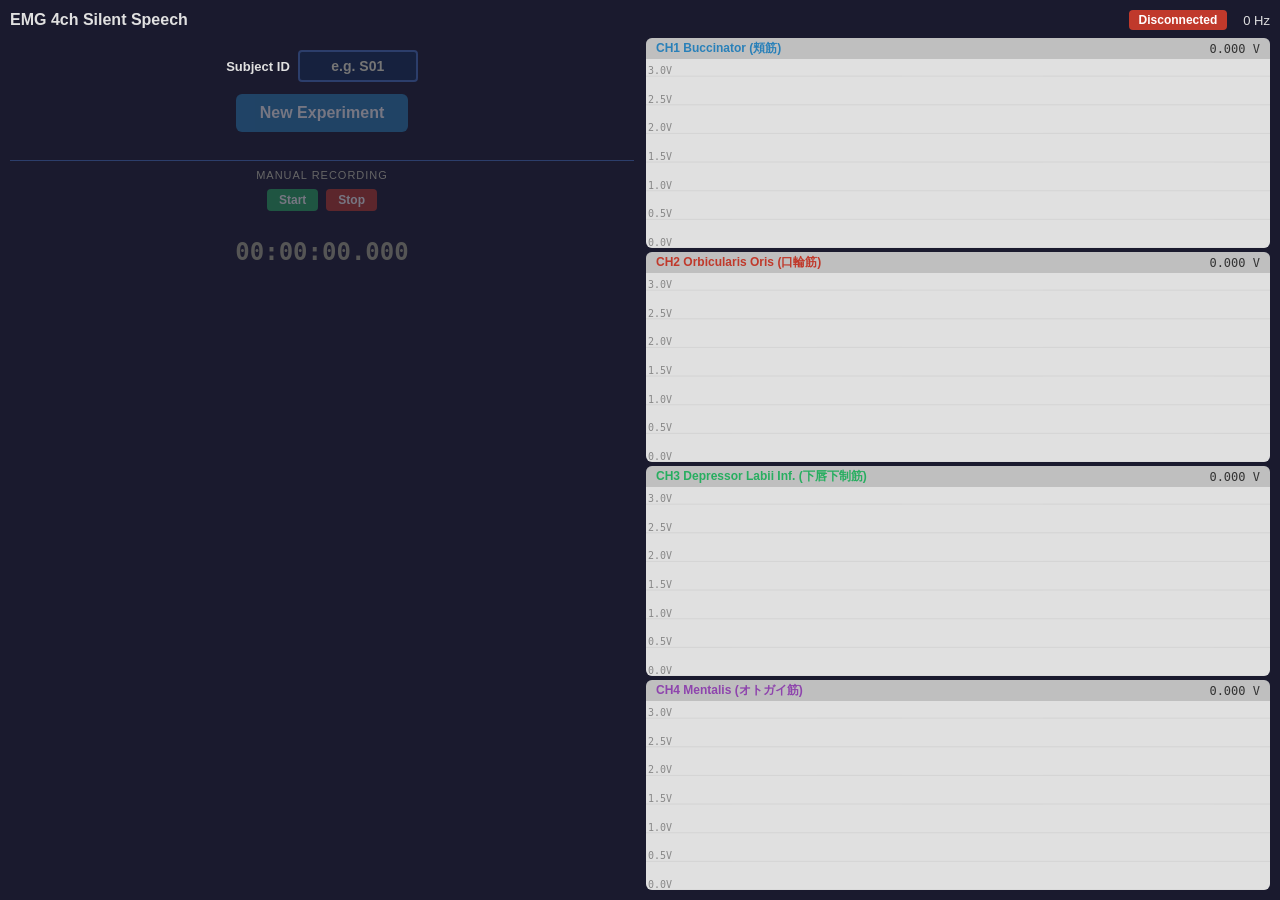
<file: frontend/index.html>
<!DOCTYPE html>
<html lang="ja">
<head>
  <meta charset="UTF-8">
  <meta name="viewport" content="width=device-width, initial-scale=1.0">
  <title>EMG 4ch Silent Speech Data Collection</title>
  <link rel="stylesheet" href="style.css">
</head>
<body>
  <div class="header">
    <h1>EMG 4ch Silent Speech</h1>
    <div class="status-bar">
      <span id="connection-status" class="status disconnected">Disconnected</span>
      <span id="sample-rate">0 Hz</span>
    </div>
  </div>

  <div class="main-layout">
    <div class="left-panel">

      <!-- Experiment Setup (shown when no experiment is active) -->
      <div id="experiment-setup" class="panel-section">
        <div class="subject-input">
          <label for="subject-id">Subject ID</label>
          <input type="text" id="subject-id" placeholder="e.g. S01" maxlength="20">
        </div>
        <button id="btn-new-experiment" disabled>New Experiment</button>
        <div id="experiment-list"></div>
      </div>

      <!-- Experiment Running (shown during experiment) -->
      <div id="experiment-running" class="panel-section" style="display:none;">
        <div id="exp-subject-label" class="exp-subject-label"></div>
        <div class="experiment-progress">
          <span id="exp-word-progress">Word 0/30</span>
          <span id="exp-trial-progress">Trial 0/30</span>
        </div>
        <div id="exp-cue" class="experiment-cue">
          <div id="exp-phase" class="exp-phase"></div>
          <div id="exp-word" class="exp-word"></div>
          <div id="exp-countdown" class="exp-countdown"></div>
        </div>
        <div class="experiment-controls">
          <button id="btn-pause">Pause</button>
          <button id="btn-skip-word">Skip Word</button>
          <button id="btn-end-experiment">End</button>
        </div>
        <div id="exp-total-progress" class="exp-total-progress"></div>
      </div>

      <!-- Manual Recording (always visible at bottom) -->
      <div class="panel-section manual-section">
        <div class="section-label">Manual Recording</div>
        <div class="controls">
          <button id="btn-start" disabled>Start</button>
          <button id="btn-stop" disabled>Stop</button>
        </div>
        <span id="recording-status"></span>
        <div id="elapsed-time" class="elapsed-time">00:00:00.000</div>
      </div>
    </div>

    <div class="right-panel">
      <div class="chart-container">
        <div class="chart-label">
          <span class="channel-name ch1-color">CH1 Buccinator (頬筋)</span>
          <span id="voltage-ch1" class="voltage-value">0.000 V</span>
        </div>
        <canvas id="chart-ch1"></canvas>
      </div>
      <div class="chart-container">
        <div class="chart-label">
          <span class="channel-name ch2-color">CH2 Orbicularis Oris (口輪筋)</span>
          <span id="voltage-ch2" class="voltage-value">0.000 V</span>
        </div>
        <canvas id="chart-ch2"></canvas>
      </div>
      <div class="chart-container">
        <div class="chart-label">
          <span class="channel-name ch3-color">CH3 Depressor Labii Inf. (下唇下制筋)</span>
          <span id="voltage-ch3" class="voltage-value">0.000 V</span>
        </div>
        <canvas id="chart-ch3"></canvas>
      </div>
      <div class="chart-container">
        <div class="chart-label">
          <span class="channel-name ch4-color">CH4 Mentalis (オトガイ筋)</span>
          <span id="voltage-ch4" class="voltage-value">0.000 V</span>
        </div>
        <canvas id="chart-ch4"></canvas>
      </div>
    </div>
  </div>

  <script src="app.js"></script>
</body>
</html>
</file>
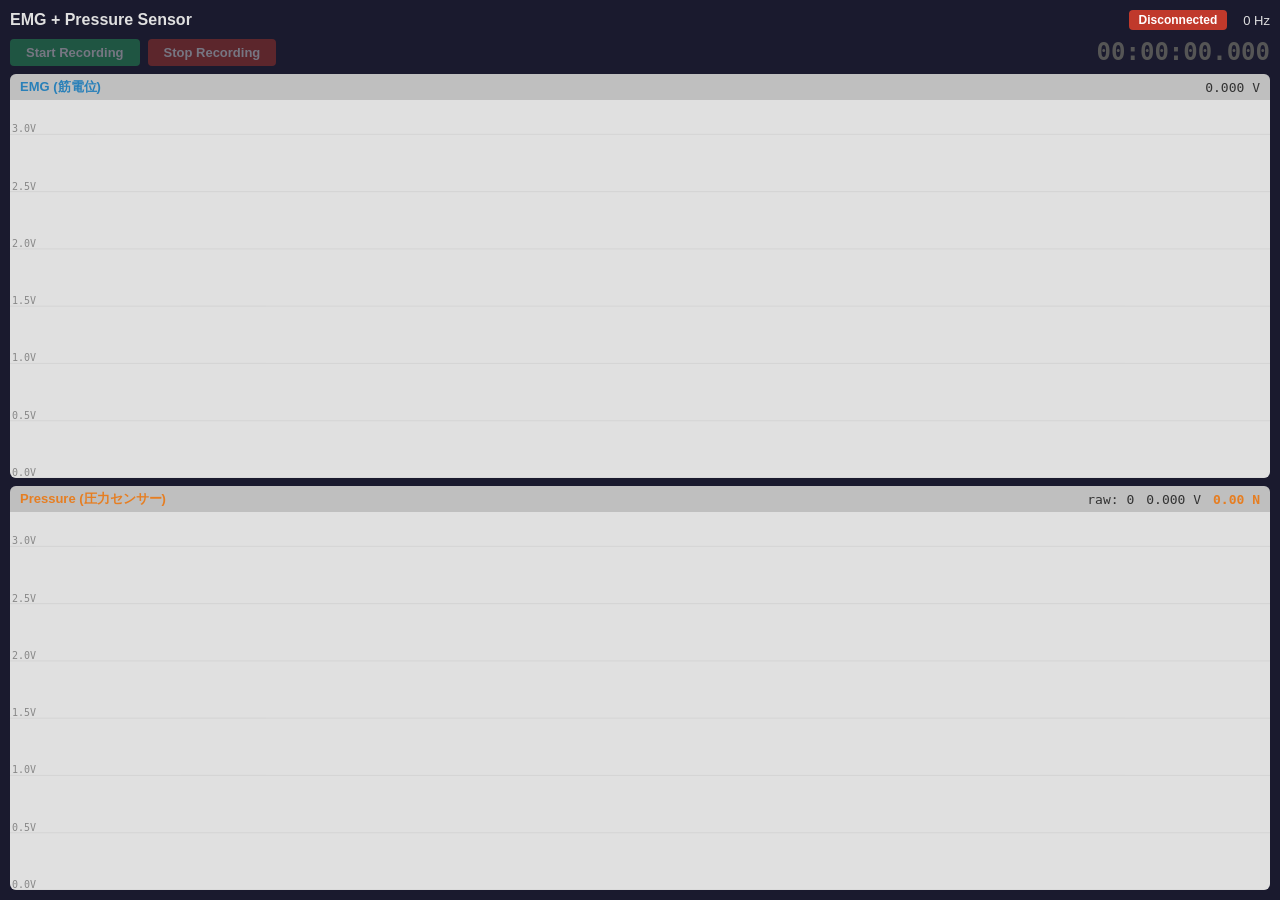
<file: emg_pressure/frontend/index.html>
<!DOCTYPE html>
<html lang="ja">
<head>
  <meta charset="UTF-8">
  <meta name="viewport" content="width=device-width, initial-scale=1.0">
  <title>EMG + Pressure Sensor</title>
  <link rel="stylesheet" href="style.css">
</head>
<body>
  <div class="header">
    <h1>EMG + Pressure Sensor</h1>
    <div class="status-bar">
      <span id="connection-status" class="status disconnected">Disconnected</span>
      <span id="sample-rate">0 Hz</span>
    </div>
  </div>

  <div class="controls-bar">
    <div class="controls">
      <button id="btn-start" disabled>Start Recording</button>
      <button id="btn-stop" disabled>Stop Recording</button>
      <span id="recording-status"></span>
    </div>
    <div id="elapsed-time" class="elapsed-time">00:00:00.000</div>
  </div>

  <div class="charts">
    <div class="chart-container">
      <div class="chart-label">
        <span class="channel-name emg-color">EMG (筋電位)</span>
        <span id="voltage-emg" class="voltage-value">0.000 V</span>
      </div>
      <canvas id="chart-emg"></canvas>
    </div>
    <div class="chart-container">
      <div class="chart-label">
        <span class="channel-name pressure-color">Pressure (圧力センサー)</span>
        <span class="pressure-values">
          <span id="raw-pressure" class="voltage-value">raw: 0</span>
          <span id="voltage-pressure" class="voltage-value">0.000 V</span>
          <span id="force-pressure" class="voltage-value force-value">0.00 N</span>
        </span>
      </div>
      <canvas id="chart-pressure"></canvas>
    </div>
  </div>

  <script src="app.js"></script>
</body>
</html>
</file>
<file: frontend/style.css>
* {
  margin: 0;
  padding: 0;
  box-sizing: border-box;
}

html, body {
  height: 100%;
  overflow: hidden;
}

body {
  font-family: -apple-system, BlinkMacSystemFont, "Segoe UI", Roboto, sans-serif;
  background: #1a1a2e;
  color: #e0e0e0;
  padding: 10px;
  display: flex;
  flex-direction: column;
}

.header {
  display: flex;
  justify-content: space-between;
  align-items: center;
  margin-bottom: 8px;
  flex-shrink: 0;
}

.header h1 {
  font-size: 16px;
  font-weight: 600;
}

.status-bar {
  display: flex;
  gap: 16px;
  align-items: center;
  font-size: 13px;
}

.status {
  padding: 3px 10px;
  border-radius: 4px;
  font-weight: 600;
  font-size: 12px;
}

.status.connected {
  background: #27ae60;
  color: #fff;
}

.status.disconnected {
  background: #c0392b;
  color: #fff;
}

/* Layout */
.main-layout {
  display: flex;
  flex: 1;
  gap: 12px;
  min-height: 0;
}

.left-panel {
  width: 50%;
  display: flex;
  flex-direction: column;
  gap: 8px;
}

.right-panel {
  width: 50%;
  display: flex;
  flex-direction: column;
  gap: 4px;
  min-height: 0;
}

/* Panel Sections */
.panel-section {
  display: flex;
  flex-direction: column;
  align-items: center;
  gap: 8px;
}

/* Experiment Setup */
#experiment-setup {
  padding: 12px;
}

.subject-input {
  display: flex;
  align-items: center;
  gap: 8px;
  margin-bottom: 4px;
}

.subject-input label {
  font-size: 13px;
  font-weight: 600;
  white-space: nowrap;
}

.subject-input input {
  padding: 6px 10px;
  font-size: 14px;
  font-weight: 600;
  border: 2px solid #2c3e6b;
  border-radius: 4px;
  background: #16213e;
  color: #fff;
  width: 120px;
  text-align: center;
}

.subject-input input:focus {
  outline: none;
  border-color: #2980b9;
}

.exp-subject-label {
  font-size: 12px;
  color: #888;
  font-weight: 600;
}

#btn-new-experiment {
  padding: 10px 24px;
  font-size: 16px;
  font-weight: 700;
  background: #2980b9;
  color: #fff;
  border: none;
  border-radius: 6px;
  cursor: pointer;
}

#btn-new-experiment:disabled {
  opacity: 0.4;
  cursor: not-allowed;
}

#experiment-list {
  width: 100%;
  max-width: 400px;
}

.exp-list-item {
  background: #16213e;
  border: 1px solid #2c3e6b;
  border-radius: 6px;
  padding: 8px 12px;
  margin-top: 8px;
  display: flex;
  justify-content: space-between;
  align-items: center;
}

.exp-list-item .exp-info {
  font-size: 12px;
}

.exp-list-item .exp-info strong {
  font-size: 13px;
}

.exp-list-item button {
  padding: 4px 12px;
  font-size: 12px;
  background: #e67e22;
  color: #fff;
  border: none;
  border-radius: 4px;
  cursor: pointer;
  font-weight: 600;
}

/* Experiment Running */
#experiment-running {
  flex: 1;
  justify-content: center;
}

.experiment-progress {
  display: flex;
  gap: 20px;
  font-size: 14px;
  font-weight: 600;
  color: #bbb;
}

.experiment-cue {
  display: flex;
  flex-direction: column;
  align-items: center;
  justify-content: center;
  width: 100%;
  max-width: 400px;
  padding: 24px;
  border-radius: 12px;
  background: #16213e;
  transition: background 0.2s;
  min-height: 180px;
}

.experiment-cue.speak {
  background: #1e5631;
}

.experiment-cue.rest {
  background: #16213e;
}

.experiment-cue.prepare {
  background: #4a3728;
}

.experiment-cue.countdown {
  background: #2c2c54;
}

.exp-phase {
  font-size: 16px;
  font-weight: 700;
  letter-spacing: 2px;
  text-transform: uppercase;
  margin-bottom: 8px;
}

.exp-phase.speak {
  color: #2ecc71;
}

.exp-phase.rest {
  color: #95a5a6;
}

.exp-phase.prepare {
  color: #e67e22;
}

.exp-word {
  font-size: 56px;
  font-weight: 800;
  letter-spacing: 4px;
  color: #fff;
  text-align: center;
  word-break: break-all;
}

.exp-countdown {
  font-size: 72px;
  font-weight: 800;
  color: #fff;
}

.experiment-controls {
  display: flex;
  gap: 10px;
}

#btn-pause {
  padding: 6px 16px;
  font-size: 13px;
  font-weight: 600;
  background: #e67e22;
  color: #fff;
  border: none;
  border-radius: 4px;
  cursor: pointer;
}

#btn-skip-word {
  padding: 6px 16px;
  font-size: 13px;
  font-weight: 600;
  background: #7f8c8d;
  color: #fff;
  border: none;
  border-radius: 4px;
  cursor: pointer;
}

#btn-end-experiment {
  padding: 6px 16px;
  font-size: 13px;
  font-weight: 600;
  background: #6c3483;
  color: #fff;
  border: none;
  border-radius: 4px;
  cursor: pointer;
}

.exp-total-progress {
  font-size: 12px;
  color: #888;
}

/* Manual Recording */
.manual-section {
  border-top: 1px solid #2c3e6b;
  padding-top: 8px;
  flex-shrink: 0;
}

.section-label {
  font-size: 11px;
  color: #666;
  text-transform: uppercase;
  letter-spacing: 1px;
}

.controls {
  display: flex;
  gap: 8px;
  align-items: center;
}

button {
  transition: opacity 0.2s;
}

button:disabled {
  opacity: 0.4;
  cursor: not-allowed;
}

#btn-start {
  padding: 4px 12px;
  font-size: 12px;
  font-weight: 600;
  background: #27ae60;
  color: #fff;
  border: none;
  border-radius: 4px;
  cursor: pointer;
}

#btn-stop {
  padding: 4px 12px;
  font-size: 12px;
  font-weight: 600;
  background: #c0392b;
  color: #fff;
  border: none;
  border-radius: 4px;
  cursor: pointer;
}

#recording-status {
  font-size: 11px;
  color: #e74c3c;
  font-weight: 600;
  min-height: 1em;
}

.elapsed-time {
  font-family: "SF Mono", "Menlo", monospace;
  font-size: 24px;
  font-weight: 700;
  color: #555;
  transition: color 0.3s;
}

.elapsed-time.active {
  color: #e74c3c;
}

/* Charts */
.chart-container {
  background: #e0e0e0;
  border-radius: 6px;
  overflow: hidden;
  flex: 1;
  display: flex;
  flex-direction: column;
  min-height: 0;
}

.chart-label {
  display: flex;
  justify-content: space-between;
  align-items: center;
  padding: 2px 10px;
  background: rgba(0, 0, 0, 0.15);
  flex-shrink: 0;
}

.channel-name {
  font-weight: 700;
  font-size: 12px;
}

.voltage-value {
  font-size: 12px;
  font-family: "SF Mono", "Menlo", monospace;
  color: #333;
}

.ch1-color { color: #2980b9; }
.ch2-color { color: #c0392b; }
.ch3-color { color: #27ae60; }
.ch4-color { color: #8e44ad; }

canvas {
  display: block;
  width: 100%;
  flex: 1;
  min-height: 0;
}
</file>
<file: emg_pressure/frontend/style.css>
* {
  margin: 0;
  padding: 0;
  box-sizing: border-box;
}

html, body {
  height: 100%;
  overflow: hidden;
}

body {
  font-family: -apple-system, BlinkMacSystemFont, "Segoe UI", Roboto, sans-serif;
  background: #1a1a2e;
  color: #e0e0e0;
  padding: 10px;
  display: flex;
  flex-direction: column;
}

.header {
  display: flex;
  justify-content: space-between;
  align-items: center;
  margin-bottom: 8px;
  flex-shrink: 0;
}

.header h1 {
  font-size: 16px;
  font-weight: 600;
}

.status-bar {
  display: flex;
  gap: 16px;
  align-items: center;
  font-size: 13px;
}

.status {
  padding: 3px 10px;
  border-radius: 4px;
  font-weight: 600;
  font-size: 12px;
}

.status.connected {
  background: #27ae60;
  color: #fff;
}

.status.disconnected {
  background: #c0392b;
  color: #fff;
}

/* Controls */
.controls-bar {
  display: flex;
  justify-content: space-between;
  align-items: center;
  margin-bottom: 8px;
  flex-shrink: 0;
}

.controls {
  display: flex;
  gap: 8px;
  align-items: center;
}

button {
  transition: opacity 0.2s;
}

button:disabled {
  opacity: 0.4;
  cursor: not-allowed;
}

#btn-start {
  padding: 6px 16px;
  font-size: 13px;
  font-weight: 600;
  background: #27ae60;
  color: #fff;
  border: none;
  border-radius: 4px;
  cursor: pointer;
}

#btn-stop {
  padding: 6px 16px;
  font-size: 13px;
  font-weight: 600;
  background: #c0392b;
  color: #fff;
  border: none;
  border-radius: 4px;
  cursor: pointer;
}

#recording-status {
  font-size: 12px;
  color: #e74c3c;
  font-weight: 600;
  min-height: 1em;
}

.elapsed-time {
  font-family: "SF Mono", "Menlo", monospace;
  font-size: 24px;
  font-weight: 700;
  color: #555;
  transition: color 0.3s;
}

.elapsed-time.active {
  color: #e74c3c;
}

/* Charts */
.charts {
  flex: 1;
  display: flex;
  flex-direction: column;
  gap: 8px;
  min-height: 0;
}

.chart-container {
  background: #e0e0e0;
  border-radius: 6px;
  overflow: hidden;
  flex: 1;
  display: flex;
  flex-direction: column;
  min-height: 0;
}

.chart-label {
  display: flex;
  justify-content: space-between;
  align-items: center;
  padding: 4px 10px;
  background: rgba(0, 0, 0, 0.15);
  flex-shrink: 0;
}

.channel-name {
  font-weight: 700;
  font-size: 13px;
}

.voltage-value {
  font-size: 13px;
  font-family: "SF Mono", "Menlo", monospace;
  color: #333;
}

.emg-color { color: #2980b9; }
.pressure-color { color: #e67e22; }

.pressure-values {
  display: flex;
  gap: 12px;
  align-items: center;
}

.force-value {
  color: #e67e22;
  font-weight: 600;
}

canvas {
  display: block;
  width: 100%;
  flex: 1;
  min-height: 0;
}
</file>
